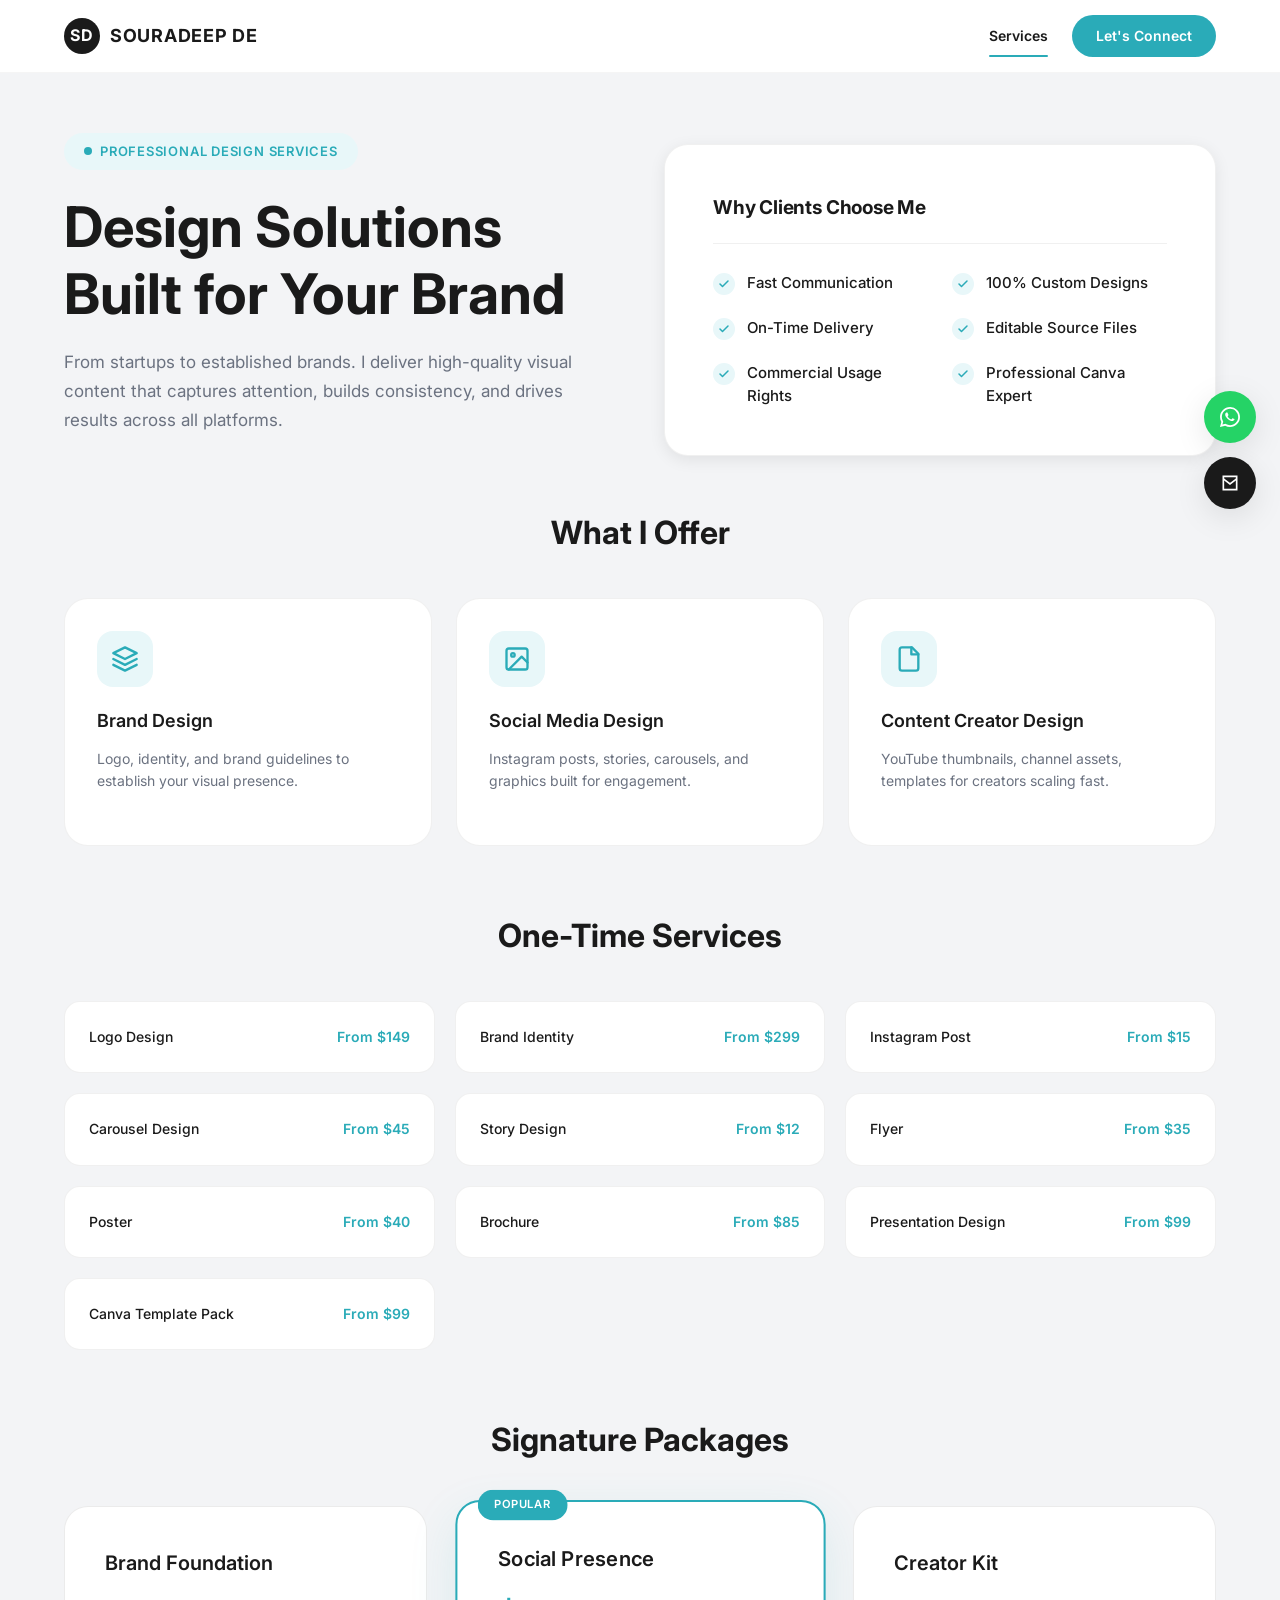
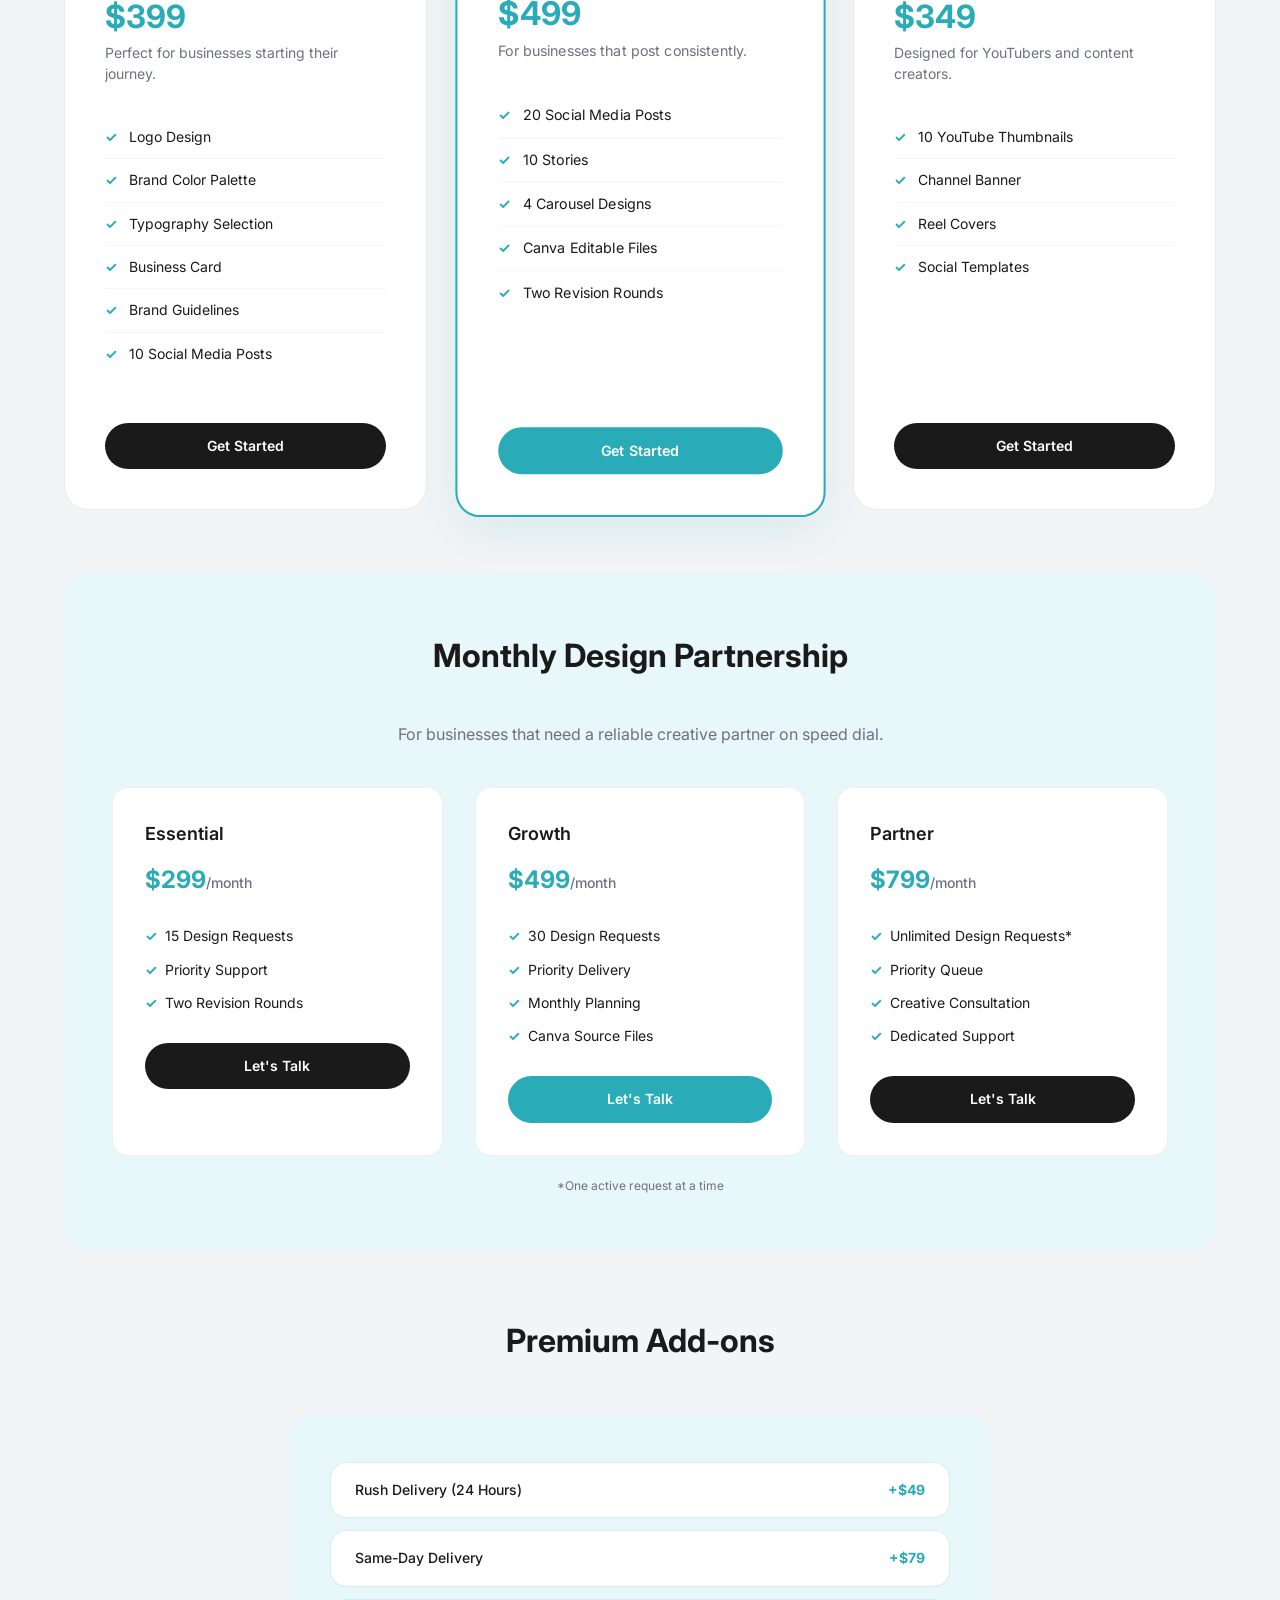
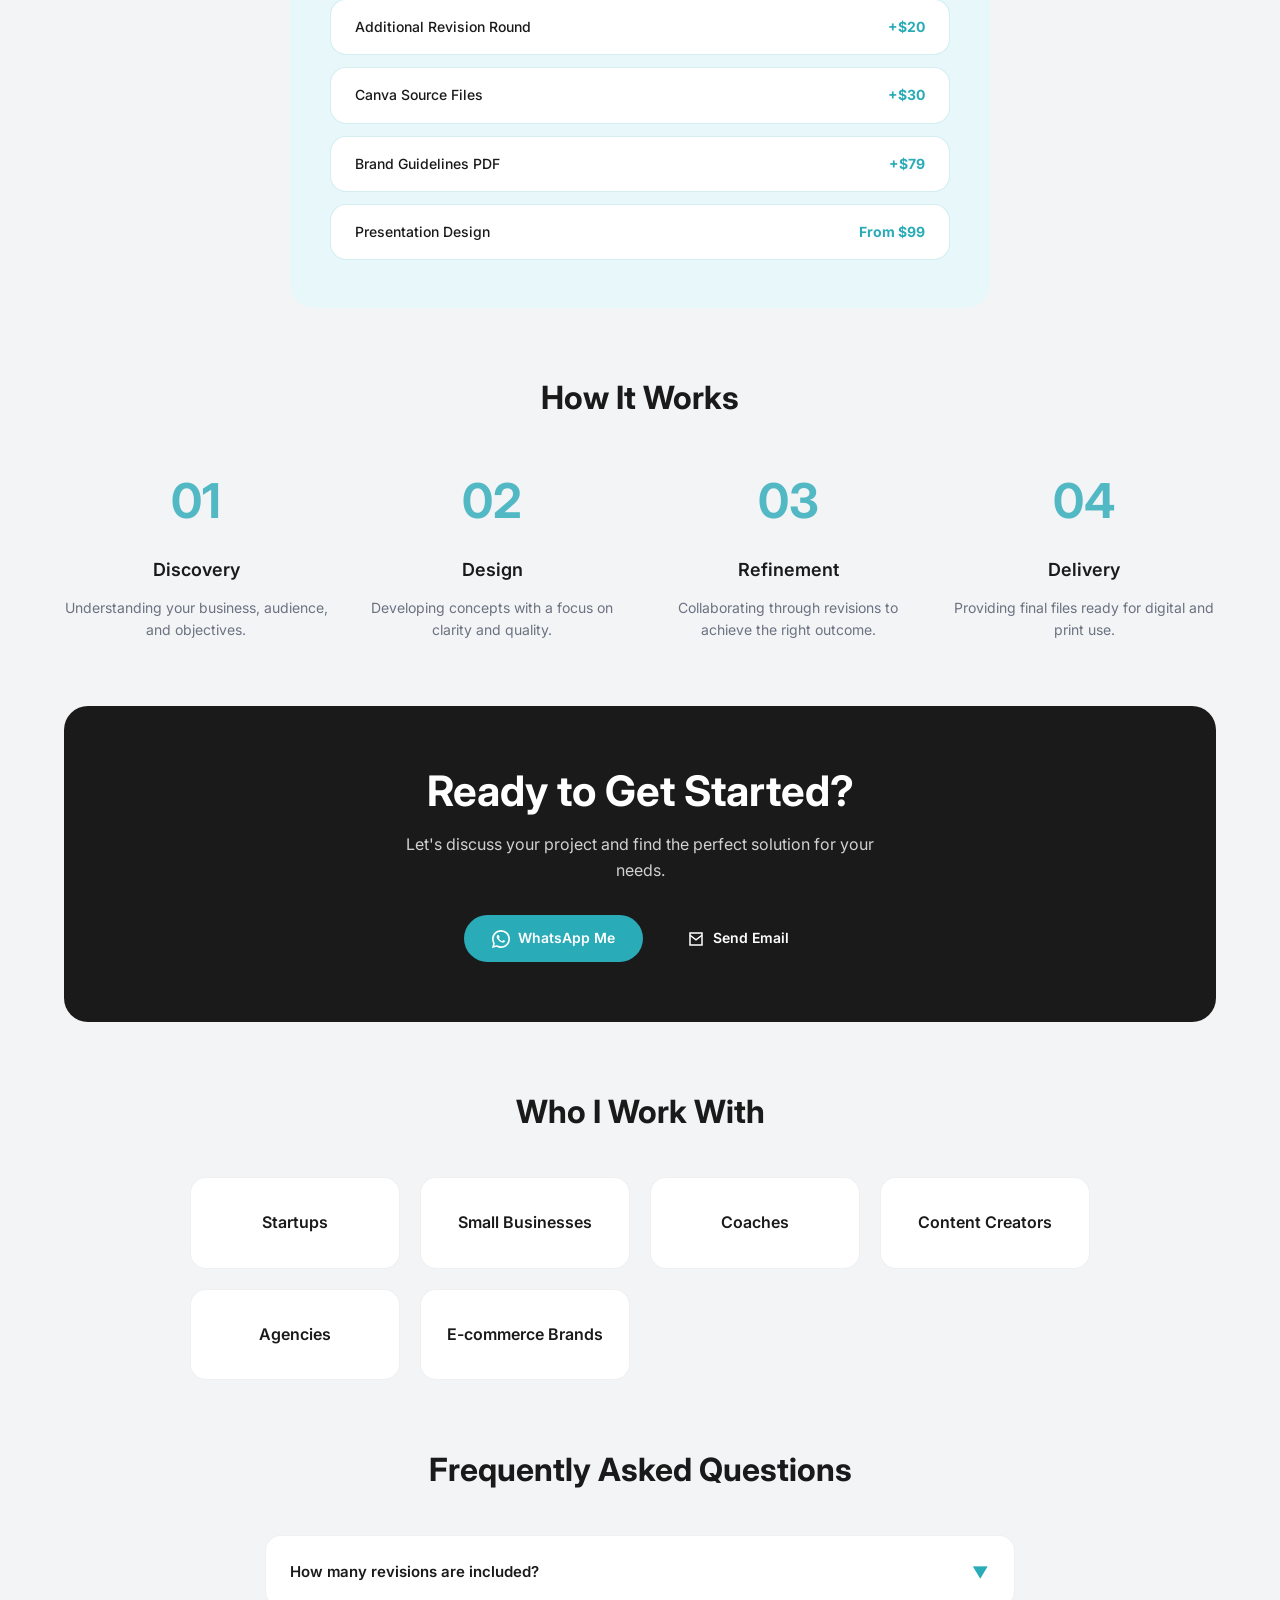
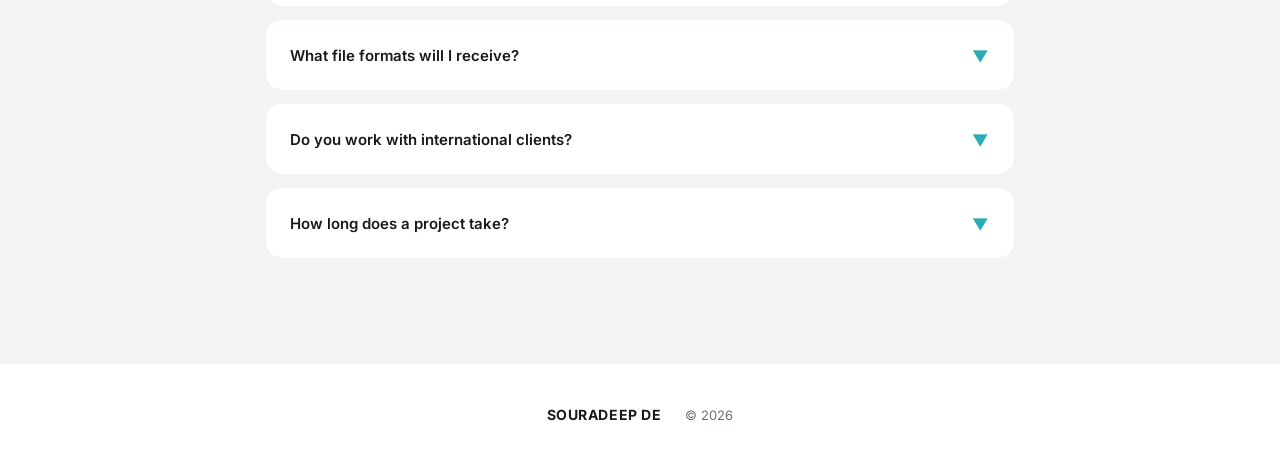
<file: services.html>
<!DOCTYPE html>
<html lang="en">
<head>
  <meta charset="UTF-8">
  <meta name="viewport" content="width=device-width, initial-scale=1.0">
  <title>Services & Pricing — Souradeep De | Canva Designer</title>
  <meta name="description" content="Explore my design services and pricing packages. Brand design, social media graphics, YouTube content, and ongoing support for your creative needs.">
  <meta name="author" content="Souradeep De">
  <meta property="og:title" content="Services & Pricing — Souradeep De">
  <meta property="og:description" content="Professional design services starting from $99. Packages for startups, creators, and established brands.">
  <meta property="og:type" content="website">
  <link rel="preconnect" href="https://fonts.googleapis.com">
  <link rel="preconnect" href="https://fonts.gstatic.com" crossorigin>
  <link href="https://fonts.googleapis.com/css2?family=Inter:wght@400;500;600;700&display=swap" rel="stylesheet">
  <style>
    /* ===== DESIGN TOKENS ===== */
    :root {
      --clr-primary: #2AABB8;
      --clr-primary-dark: #228f9b;
      --clr-primary-light: #E8F7F9;
      --clr-bg: #F3F4F6;
      --clr-surface: #FFFFFF;
      --clr-text: #1A1A1A;
      --clr-text-secondary: #6B7280;
      --clr-black: #111111;
      --font-primary: 'Inter', system-ui, -apple-system, sans-serif;
      --radius-sm: 8px;
      --radius-md: 16px;
      --radius-lg: 24px;
      --radius-pill: 9999px;
      --shadow-sm: 0 1px 3px rgba(0,0,0,0.06);
      --shadow-md: 0 4px 16px rgba(0,0,0,0.08);
      --shadow-lg: 0 8px 32px rgba(0,0,0,0.10);
      --shadow-hover: 0 12px 40px rgba(0,0,0,0.14);
      --max-width: 1200px;
      --transition: 0.3s cubic-bezier(0.4, 0, 0.2, 1);
    }

    /* ===== RESET & BASE ===== */
    *, *::before, *::after {
      margin: 0;
      padding: 0;
      box-sizing: border-box;
    }

    html {
      scroll-behavior: smooth;
    }

    body {
      font-family: var(--font-primary);
      background-color: var(--clr-bg);
      color: var(--clr-text);
      font-size: 16px;
      line-height: 1.6;
      -webkit-font-smoothing: antialiased;
      -moz-osx-font-smoothing: grayscale;
    }

    img {
      max-width: 100%;
      height: auto;
      display: block;
    }

    a {
      text-decoration: none;
      color: inherit;
      transition: color var(--transition);
    }

    button {
      cursor: pointer;
      font-family: var(--font-primary);
      border: none;
      outline: none;
    }

    ul, ol {
      list-style: none;
    }

    /* ===== UTILITY ===== */
    .container {
      max-width: var(--max-width);
      margin: 0 auto;
      padding: 0 24px;
    }

    /* ===== BUTTONS ===== */
    .btn {
      display: inline-flex;
      align-items: center;
      justify-content: center;
      gap: 8px;
      font-weight: 600;
      font-size: 14px;
      padding: 12px 28px;
      border-radius: var(--radius-pill);
      transition: all var(--transition);
      white-space: nowrap;
    }

    .btn--primary {
      background: var(--clr-text);
      color: #fff;
    }

    .btn--primary:hover {
      background: var(--clr-primary);
      transform: translateY(-2px);
      box-shadow: var(--shadow-md);
    }

    .btn--teal {
      background: var(--clr-primary);
      color: #fff;
    }

    .btn--teal:hover {
      background: var(--clr-primary-dark);
      transform: translateY(-2px);
      box-shadow: 0 8px 24px rgba(42, 171, 184, 0.3);
    }

    /* ===== NAVBAR ===== */
    .navbar {
      position: sticky;
      top: 0;
      z-index: 1000;
      background: var(--clr-surface);
      border-bottom: 1px solid rgba(0,0,0,0.04);
      backdrop-filter: blur(16px);
      -webkit-backdrop-filter: blur(16px);
    }

    .navbar .container {
      display: flex;
      align-items: center;
      justify-content: space-between;
      height: 72px;
    }

    .navbar__logo {
      font-weight: 700;
      font-size: 18px;
      letter-spacing: 0.04em;
      color: var(--clr-text);
      display: flex;
      align-items: center;
      gap: 10px;
      white-space: nowrap;
      flex-shrink: 0;
    }

    .navbar__logo-icon {
      width: 36px;
      height: 36px;
      background: var(--clr-text);
      border-radius: 50%;
      display: flex;
      align-items: center;
      justify-content: center;
      color: #fff;
      font-weight: 700;
      font-size: 16px;
    }

    .navbar__links {
      display: flex;
      align-items: center;
      gap: 24px;
    }

    .navbar__link {
      font-size: 14px;
      font-weight: 500;
      color: var(--clr-text-secondary);
      position: relative;
      padding: 4px 0;
    }

    .navbar__link:hover {
      color: var(--clr-text);
    }

    .navbar__link--active {
      color: var(--clr-text);
      font-weight: 600;
    }

    .navbar__link--active::after {
      content: '';
      position: absolute;
      left: 0;
      right: 0;
      bottom: -6px;
      height: 2px;
      background: var(--clr-primary);
      border-radius: var(--radius-pill);
    }

    .navbar__connect {
      padding: 10px 24px;
    }

    .navbar__toggle {
      display: none;
      flex-direction: column;
      justify-content: center;
      align-items: center;
      gap: 5px;
      width: 36px;
      height: 36px;
      background: transparent;
      flex-shrink: 0;
    }

    .navbar__toggle span {
      display: block;
      width: 22px;
      height: 2px;
      background: var(--clr-text);
      border-radius: 2px;
      transition: all var(--transition);
    }

    .navbar__toggle.is-active span:nth-child(1) {
      transform: translateY(7px) rotate(45deg);
    }

    .navbar__toggle.is-active span:nth-child(2) {
      opacity: 0;
    }

    .navbar__toggle.is-active span:nth-child(3) {
      transform: translateY(-7px) rotate(-45deg);
    }

    /* ===== STICKY SIDEBAR CTA ===== */
    .sidebar-cta {
      position: fixed;
      right: 24px;
      top: 50%;
      transform: translateY(-50%);
      z-index: 900;
      display: flex;
      flex-direction: column;
      align-items: flex-end;
      gap: 14px;
    }

    .sidebar-cta__btn {
      display: flex;
      align-items: center;
      justify-content: center;
      gap: 0;
      flex: 0 0 auto;
      height: 52px;
      width: 52px;
      padding: 0;
      border-radius: var(--radius-pill);
      color: #fff;
      box-shadow: var(--shadow-lg);
      overflow: hidden;
      will-change: width;
      transition: width var(--transition), box-shadow var(--transition), transform var(--transition);
    }

    .sidebar-cta__btn svg {
      flex-shrink: 0;
    }

    .sidebar-cta__label {
      font-size: 14px;
      font-weight: 600;
      white-space: nowrap;
      opacity: 0;
      max-width: 0;
      transition: opacity var(--transition), max-width var(--transition);
    }

    @media (hover: hover) and (pointer: fine) {
      .sidebar-cta__btn:hover {
        width: 156px;
        justify-content: flex-start;
        padding-left: 16px;
        transform: translateX(-4px);
        box-shadow: var(--shadow-hover);
      }

      .sidebar-cta__btn:hover .sidebar-cta__label {
        opacity: 1;
        max-width: 100px;
        margin-left: 10px;
      }
    }

    .sidebar-cta__btn--whatsapp {
      background: #25D366;
    }

    .sidebar-cta__btn--email {
      background: var(--clr-text);
    }

    /* ===== HERO SECTION ===== */
    .hero {
      padding: 60px 0 40px;
      background: var(--clr-bg);
    }

    .hero .container {
      display: grid;
      grid-template-columns: 1fr 1fr;
      gap: 48px;
      align-items: center;
    }

    .hero__content {
      max-width: 600px;
      animation: fadeInUp 0.8s ease forwards;
    }

    .hero__badge {
      display: inline-flex;
      align-items: center;
      gap: 8px;
      background: var(--clr-primary-light);
      color: var(--clr-primary);
      font-weight: 600;
      font-size: 13px;
      letter-spacing: 0.06em;
      text-transform: uppercase;
      padding: 8px 20px;
      border-radius: var(--radius-pill);
      margin-bottom: 24px;
      white-space: nowrap;
    }

    .hero__badge-dot {
      width: 8px;
      height: 8px;
      background: var(--clr-primary);
      border-radius: 50%;
      animation: pulse 2s ease-in-out infinite;
    }

    @keyframes pulse {
      0%, 100% { opacity: 1; }
      50% { opacity: 0.5; }
    }

    .hero__title {
      font-size: clamp(36px, 5vw, 56px);
      font-weight: 700;
      line-height: 1.2;
      color: var(--clr-text);
      margin-bottom: 20px;
    }

    .hero__subtitle {
      font-size: 17px;
      color: var(--clr-text-secondary);
      line-height: 1.7;
      margin-bottom: 32px;
    }

    .hero__benefits {
      animation: fadeInUp 0.8s ease forwards;
      animation-delay: 0.2s;
      opacity: 0;
      background: var(--clr-surface);
      border: 1px solid rgba(0, 0, 0, 0.06);
      border-radius: var(--radius-lg);
      padding: 48px;
      box-shadow: var(--shadow-md);
    }

    .hero__benefits-title {
      font-size: 19px;
      font-weight: 700;
      color: var(--clr-text);
      margin-bottom: 28px;
      letter-spacing: -0.01em;
      padding-bottom: 20px;
      border-bottom: 1px solid rgba(0, 0, 0, 0.06);
    }

    .hero__benefits-list {
      display: grid;
      grid-template-columns: 1fr 1fr;
      gap: 22px 24px;
    }

    .hero__benefits-item {
      display: flex;
      align-items: flex-start;
      gap: 12px;
      font-size: 15px;
      color: var(--clr-text);
      line-height: 1.5;
      font-weight: 500;
    }

    .hero__benefits-checkmark {
      flex-shrink: 0;
      width: 22px;
      height: 22px;
      display: flex;
      align-items: center;
      justify-content: center;
      background: var(--clr-primary-light);
      color: var(--clr-primary);
      border-radius: 50%;
      font-weight: 700;
      font-size: 12px;
      margin-top: 1px;
    }

    /* ===== SERVICES & PRICING SECTION ===== */
    .services {
      background: var(--clr-bg);
      padding: 0 0 40px 0;
    }

    /* Service Cards Grid */
    .services__grid {
      display: grid;
      grid-template-columns: repeat(auto-fit, minmax(280px, 1fr));
      gap: 24px;
      margin-bottom: 64px;
    }

    .service-card {
      background: var(--clr-surface);
      padding: 32px;
      border-radius: var(--radius-lg);
      border: 1px solid rgba(0, 0, 0, 0.06);
      transition: all var(--transition);
    }

    .service-card:hover {
      transform: translateY(-8px);
      box-shadow: var(--shadow-lg);
    }

    .service-card__icon {
      width: 56px;
      height: 56px;
      background: var(--clr-primary-light);
      border-radius: var(--radius-md);
      display: flex;
      align-items: center;
      justify-content: center;
      color: var(--clr-primary);
      margin-bottom: 20px;
    }

    .service-card__icon svg {
      width: 28px;
      height: 28px;
    }

    .service-card h3 {
      font-size: 18px;
      font-weight: 600;
      color: var(--clr-text);
      margin-bottom: 12px;
    }

    .service-card p {
      font-size: 14px;
      color: var(--clr-text-secondary);
      line-height: 1.6;
      margin-bottom: 20px;
    }

    /* Section Title */
    .section__title {
      font-size: 32px;
      font-weight: 700;
      color: var(--clr-text);
      margin-top: 40px;
      margin-bottom: 40px;
      text-align: center;
    }

    .section__title:first-of-type {
      margin-top: 0;
    }

    /* Packages Grid */
    .packages-grid {
      display: grid;
      grid-template-columns: repeat(auto-fit, minmax(320px, 1fr));
      gap: 32px;
      margin-bottom: 64px;
    }

    .pricing-card {
      background: var(--clr-surface);
      border: 1px solid rgba(0, 0, 0, 0.08);
      border-radius: var(--radius-lg);
      padding: 40px;
      position: relative;
      transition: all var(--transition);
      display: flex;
      flex-direction: column;
    }

    .pricing-card--featured {
      border: 2px solid var(--clr-primary);
      transform: scale(1.02);
      box-shadow: 0 16px 48px rgba(42, 171, 184, 0.12);
    }

    .pricing-card--featured:hover {
      transform: scale(1.03);
    }

    .pricing-card:hover:not(.pricing-card--featured) {
      border-color: rgba(0, 0, 0, 0.12);
      box-shadow: var(--shadow-md);
    }

    .pricing-card__badge {
      position: absolute;
      top: -12px;
      left: 20px;
      background: var(--clr-primary);
      color: #fff;
      font-weight: 600;
      font-size: 11px;
      letter-spacing: 0.06em;
      text-transform: uppercase;
      padding: 6px 16px;
      border-radius: var(--radius-pill);
    }

    .pricing-card__header {
      margin-bottom: 32px;
    }

    .pricing-card__header h3 {
      font-size: 20px;
      font-weight: 600;
      color: var(--clr-text);
      margin-bottom: 12px;
    }

    .pricing-card__price {
      font-size: 32px;
      font-weight: 700;
      color: var(--clr-primary);
      margin-bottom: 8px;
    }

    .pricing-card__description {
      font-size: 14px;
      color: var(--clr-text-secondary);
      line-height: 1.5;
    }

    .pricing-card__features {
      flex-grow: 1;
      margin-bottom: 24px;
    }

    .pricing-card__features li {
      font-size: 14px;
      color: var(--clr-text);
      padding: 10px 0;
      display: flex;
      align-items: center;
      gap: 12px;
      border-bottom: 1px solid rgba(0, 0, 0, 0.04);
    }

    .pricing-card__features li:last-child {
      border-bottom: none;
    }

    .checkmark {
      color: var(--clr-primary);
      font-weight: 700;
    }

    /* Ongoing Support */
    .ongoing-section {
      margin-top: 64px;
      margin-bottom: 64px;
      background: var(--clr-primary-light);
      padding: 56px 48px;
      border-radius: var(--radius-lg);
    }

    .ongoing-subtitle {
      font-size: 16px;
      color: var(--clr-text-secondary);
      text-align: center;
      max-width: 500px;
      margin: 0 auto 40px;
    }

    .ongoing-grid {
      display: grid;
      grid-template-columns: repeat(auto-fit, minmax(280px, 1fr));
      gap: 32px;
      margin-bottom: 20px;
    }

    .ongoing-card {
      background: var(--clr-surface);
      padding: 32px;
      border-radius: var(--radius-md);
      border: 1px solid rgba(0, 0, 0, 0.06);
      transition: all var(--transition);
    }

    .ongoing-card:hover {
      transform: translateY(-4px);
      box-shadow: var(--shadow-md);
    }

    .ongoing-card h3 {
      font-size: 18px;
      font-weight: 600;
      color: var(--clr-text);
      margin-bottom: 12px;
    }

    .ongoing-card__price {
      font-size: 24px;
      font-weight: 700;
      color: var(--clr-primary);
      margin-bottom: 24px;
      display: block;
    }

    .ongoing-card__price span {
      font-size: 14px;
      color: var(--clr-text-secondary);
      font-weight: 500;
    }

    .ongoing-card__features {
      font-size: 14px;
      color: var(--clr-text);
      line-height: 1.8;
    }

    .ongoing-card__features li {
      list-style: none;
      position: relative;
      padding-left: 20px;
      margin-bottom: 8px;
    }

    .ongoing-card__features li:before {
      content: '✓';
      position: absolute;
      left: 0;
      color: var(--clr-primary);
      font-weight: 700;
    }

    .footnote {
      font-size: 12px;
      color: var(--clr-text-secondary);
      text-align: center;
    }

    /* Add-ons */
    .addons-section {
      margin-bottom: 64px;
    }

    .addons-grid {
      display: grid;
      grid-template-columns: repeat(auto-fit, minmax(280px, 1fr));
      gap: 20px;
    }

    .addon-item {
      background: var(--clr-surface);
      padding: 24px;
      border-radius: var(--radius-md);
      border: 1px solid rgba(0, 0, 0, 0.06);
      display: flex;
      justify-content: space-between;
      align-items: center;
      transition: all var(--transition);
    }

    .addon-item:hover {
      border-color: var(--clr-primary);
      background: rgba(42, 171, 184, 0.02);
    }

    .addon-name {
      font-size: 14px;
      font-weight: 500;
      color: var(--clr-text);
    }

    .addon-price {
      font-size: 14px;
      font-weight: 600;
      color: var(--clr-primary);
      white-space: nowrap;
      margin-left: 16px;
    }

    /* Premium Add-ons Section */
    .premium-addons-section {
      margin-bottom: 64px;
      text-align: center;
    }

    .premium-addons-section .section__title {
      margin-bottom: 48px;
    }

    .premium-addons-wrapper {
      max-width: 700px;
      margin: 0 auto;
      background: var(--clr-primary-light);
      padding: 48px 40px;
      border-radius: var(--radius-lg);
    }

    .premium-addons-grid {
      display: grid;
      grid-template-columns: 1fr;
      gap: 0;
    }

    .premium-addon-item {
      background: var(--clr-surface);
      padding: 16px 24px;
      margin-bottom: 12px;
      border-radius: var(--radius-md);
      display: flex;
      justify-content: space-between;
      align-items: center;
      transition: all var(--transition);
      border: 1px solid rgba(42, 171, 184, 0.2);
    }

    .premium-addon-item:last-child {
      margin-bottom: 0;
    }

    .premium-addon-item:hover {
      background: #fff;
      border-color: var(--clr-primary);
      box-shadow: var(--shadow-sm);
      transform: translateX(8px);
    }

    .premium-addon-name {
      font-size: 14px;
      font-weight: 500;
      color: var(--clr-text);
      text-align: left;
    }

    .premium-addon-price {
      font-size: 14px;
      font-weight: 700;
      color: var(--clr-primary);
      white-space: nowrap;
      margin-left: 24px;
      flex-shrink: 0;
    }

    /* Process */
    .process-section {
      margin-bottom: 64px;
    }

    .process-grid {
      display: grid;
      grid-template-columns: repeat(auto-fit, minmax(240px, 1fr));
      gap: 32px;
    }

    .process-step {
      text-align: center;
    }

    .process-step__number {
      font-size: 48px;
      font-weight: 700;
      color: var(--clr-primary);
      margin-bottom: 16px;
      opacity: 0.8;
    }

    .process-step h3 {
      font-size: 18px;
      font-weight: 600;
      color: var(--clr-text);
      margin-bottom: 12px;
    }

    .process-step p {
      font-size: 14px;
      color: var(--clr-text-secondary);
      line-height: 1.6;
    }

    /* CTA Section */
    .cta-section {
      background: var(--clr-text);
      color: #fff;
      padding: 60px;
      border-radius: var(--radius-lg);
      text-align: center;
      margin-bottom: 64px;
    }

    .cta-section h2 {
      font-size: clamp(28px, 4vw, 42px);
      font-weight: 700;
      margin-bottom: 16px;
      line-height: 1.2;
    }

    .cta-section p {
      font-size: 16px;
      color: rgba(255, 255, 255, 0.8);
      margin-bottom: 32px;
      max-width: 500px;
      margin-left: auto;
      margin-right: auto;
    }

    .cta-buttons {
      display: flex;
      gap: 16px;
      justify-content: center;
      flex-wrap: wrap;
    }

    /* Who I Work With Section */
    .who-i-work-section {
      margin-bottom: 64px;
      text-align: center;
    }

    .who-i-work-grid {
      display: grid;
      grid-template-columns: repeat(auto-fit, minmax(180px, 1fr));
      gap: 20px;
      max-width: 900px;
      margin: 0 auto;
    }

    .work-with-card {
      background: var(--clr-surface);
      border: 1px solid rgba(0, 0, 0, 0.06);
      border-radius: var(--radius-md);
      padding: 32px 24px;
      text-align: center;
      transition: all var(--transition);
      cursor: default;
    }

    .work-with-card:hover {
      border-color: var(--clr-primary);
      box-shadow: 0 8px 24px rgba(42, 171, 184, 0.08);
      transform: translateY(-4px);
    }

    .work-with-card h3 {
      font-size: 16px;
      font-weight: 600;
      color: var(--clr-text);
      margin: 0;
    }

    /* FAQ Section */
    .faq-section {
      margin-bottom: 64px;
    }

    .faq-container {
      max-width: 750px;
      margin: 0 auto;
    }

    .faq-item {
      background: var(--clr-surface);
      border: 1px solid rgba(0, 0, 0, 0.06);
      border-radius: var(--radius-md);
      margin-bottom: 12px;
      overflow: visible;
      transition: all var(--transition);
    }

    .faq-item:hover {
      border-color: rgba(0, 0, 0, 0.1);
      box-shadow: var(--shadow-sm);
    }

    .faq-question {
      background: transparent;
      padding: 24px;
      cursor: pointer;
      display: flex;
      justify-content: space-between;
      align-items: flex-start;
      gap: 20px;
      font-weight: 600;
      color: var(--clr-text);
      font-size: 15px;
      transition: all var(--transition);
      user-select: none;
      min-height: 64px;
      align-items: center;
    }

    .faq-question:hover {
      color: var(--clr-primary);
    }

    .faq-question-text {
      flex: 1;
      text-align: left;
      line-height: 1.4;
    }

    .faq-toggle {
      width: 20px;
      height: 20px;
      display: flex;
      align-items: center;
      justify-content: center;
      color: var(--clr-primary);
      font-size: 16px;
      transition: transform var(--transition);
      flex-shrink: 0;
      margin-top: 2px;
    }

    .faq-item.active .faq-toggle {
      transform: rotate(180deg);
    }

    .faq-answer {
      max-height: 0;
      overflow: hidden;
      transition: all var(--transition);
    }

    .faq-item.active .faq-answer {
      max-height: 500px;
      border-top: 1px solid rgba(0, 0, 0, 0.06);
    }

    .faq-answer-text {
      padding: 20px 24px 24px 24px;
      font-size: 14px;
      color: var(--clr-text-secondary);
      line-height: 1.7;
      font-weight: 400;
    }

    /* Footer */
    .footer {
      background: var(--clr-surface);
      border-top: 1px solid rgba(0, 0, 0, 0.06);
      padding: 40px 0;
      text-align: center;
    }

    .footer .container {
      display: flex;
      align-items: center;
      justify-content: center;
      gap: 24px;
      flex-wrap: wrap;
    }

    .footer__name {
      font-weight: 700;
      font-size: 14px;
      letter-spacing: 0.04em;
      color: var(--clr-text);
    }

    .footer__copy {
      font-size: 13px;
      color: var(--clr-text-secondary);
    }

    /* Animations */
    @keyframes fadeInUp {
      from {
        opacity: 0;
        transform: translateY(20px);
      }
      to {
        opacity: 1;
        transform: translateY(0);
      }
    }

    /* Responsive */
    @media (max-width: 768px) {
      .hero {
        padding: 60px 0;
      }

      .hero .container {
        grid-template-columns: 1fr;
        gap: 40px;
      }

      .hero__subtitle {
        padding-right: 76px;
      }

      .hero__benefits {
        padding: 40px 32px;
      }

      .hero__benefits-list {
        grid-template-columns: 1fr;
      }

      .hero__title {
        font-size: 28px;
      }

      .section__title {
        font-size: 24px;
        margin-bottom: 32px;
      }

      .services__grid,
      .packages-grid,
      .ongoing-grid,
      .addons-grid,
      .process-grid {
        gap: 16px;
      }

      .pricing-card {
        padding: 28px;
      }

      .pricing-card--featured {
        transform: scale(1);
      }

      .ongoing-section {
        padding: 40px 24px;
      }

      .cta-buttons {
        flex-direction: column;
      }

      .cta-buttons .btn {
        width: 100%;
      }

      .cta-section {
        padding: 40px 24px;
      }

      .who-i-work-grid {
        grid-template-columns: repeat(2, 1fr);
        gap: 16px;
      }

      .work-with-card {
        padding: 24px 16px;
      }

      .work-with-card h3 {
        font-size: 14px;
      }

      .faq-container {
        max-width: 100%;
      }

      .faq-item {
        margin-bottom: 10px;
      }

      .faq-question {
        padding: 20px;
        min-height: 56px;
        gap: 16px;
      }

      .faq-question-text {
        font-size: 14px;
      }

      .faq-toggle {
        width: 18px;
        height: 18px;
        font-size: 14px;
      }

      .faq-answer-text {
        padding: 20px;
        font-size: 13px;
        line-height: 1.6;
      }

      .process-step__number {
        font-size: 36px;
      }

      .navbar__toggle {
        display: flex;
      }

      .navbar__links {
        position: absolute;
        top: 72px;
        left: 0;
        right: 0;
        flex-direction: column;
        align-items: stretch;
        gap: 0;
        background: var(--clr-surface);
        border-bottom: 1px solid rgba(0,0,0,0.06);
        box-shadow: var(--shadow-md);
        max-height: 0;
        overflow: hidden;
        transition: max-height var(--transition);
      }

      .navbar__links.is-open {
        max-height: 240px;
      }

      .navbar__link {
        padding: 16px 24px;
        border-bottom: 1px solid rgba(0,0,0,0.04);
      }

      .navbar__link--active::after {
        display: none;
      }

      .navbar__connect {
        margin: 16px 24px;
        padding: 12px 24px;
        font-size: 14px;
        text-align: center;
      }

      .sidebar-cta {
        right: 16px;
        gap: 12px;
      }

      .sidebar-cta__btn {
        height: 48px;
        width: 48px;
      }
    }

    @media (max-width: 480px) {
      .hero {
        padding: 48px 0;
      }

      .hero__title {
        font-size: 24px;
      }

      .services__grid,
      .packages-grid,
      .ongoing-grid,
      .addons-grid,
      .process-grid {
        grid-template-columns: 1fr;
        gap: 12px;
      }

      .service-card,
      .pricing-card,
      .ongoing-card,
      .addon-item {
        padding: 20px;
      }

      .addon-item {
        flex-direction: column;
        align-items: flex-start;
        gap: 8px;
      }

      .addon-price {
        margin-left: 0;
      }

      .cta-section {
        padding: 32px 20px;
      }

      .cta-section h2 {
        font-size: 24px;
      }

      .section__title {
        font-size: 20px;
      }
    }
  </style>
</head>
<body>

  <!-- ====== NAVBAR ====== -->
  <nav class="navbar">
    <div class="container">
      <a href="#" class="navbar__logo" aria-label="Souradeep De">
        <span class="navbar__logo-icon">SD</span>
        SOURADEEP DE
      </a>

      <div class="navbar__links" id="navLinks">
        <a href="services.html" class="navbar__link navbar__link--active">Services</a>
        <a href="#cta" class="btn btn--teal navbar__connect">Let's Connect</a>
      </div>

      <button class="navbar__toggle" aria-label="Toggle menu" aria-expanded="false" id="navToggle">
        <span></span><span></span><span></span>
      </button>
    </div>
  </nav>

  <!-- ====== STICKY SIDEBAR CTA ====== -->
  <div class="sidebar-cta" aria-label="Quick contact">
    <a href="https://wa.me/918961847276" target="_blank" rel="noopener noreferrer" class="sidebar-cta__btn sidebar-cta__btn--whatsapp">
      <svg width="20" height="20" viewBox="0 0 24 24" fill="currentColor">
        <path d="M20.52 3.48A11.8 11.8 0 0012.04 0C5.42 0 .03 5.39.03 12c0 2.11.55 4.18 1.59 6.01L0 24l6.16-1.61A11.94 11.94 0 0012.04 24C18.65 24 24 18.61 24 12c0-3.2-1.25-6.2-3.48-8.52zM12.04 21.8c-1.8 0-3.57-.48-5.12-1.39l-.37-.22-3.65.95.97-3.56-.24-.37A9.75 9.75 0 012.23 12c0-5.41 4.4-9.81 9.81-9.81 2.62 0 5.08 1.02 6.93 2.87A9.73 9.73 0 0121.84 12c0 5.41-4.4 9.8-9.8 9.8zm5.38-7.35c-.29-.14-1.72-.85-1.99-.95-.27-.1-.47-.14-.67.15-.2.29-.77.95-.94 1.14-.17.2-.34.22-.63.08-.29-.14-1.22-.45-2.33-1.44-.86-.77-1.44-1.72-1.61-2.01-.17-.29-.02-.44.13-.58.13-.13.29-.34.43-.51.14-.17.19-.29.29-.48.1-.19.05-.36-.02-.51-.07-.14-.67-1.62-.92-2.22-.24-.58-.48-.5-.67-.51h-.57c-.19 0-.48.07-.73.36-.24.29-.95.93-.95 2.28 0 1.34.97 2.64 1.11 2.82.14.19 1.9 2.9 4.61 4.06.65.28 1.16.45 1.56.58.65.21 1.24.18 1.71.11.52-.08 1.72-.7 1.96-1.38.24-.68.24-1.26.17-1.38-.07-.12-.27-.19-.56-.33z"/>
      </svg>
      <span class="sidebar-cta__label">WhatsApp</span>
    </a>
    <a href="mailto:souradeepde2021@gmail.com" class="sidebar-cta__btn sidebar-cta__btn--email">
      <svg width="20" height="20" viewBox="0 0 24 24" fill="none" stroke="currentColor" stroke-width="2">
        <path d="M4 4h16v16H4z"/>
        <path d="M4 7l8 6 8-6"/>
      </svg>
      <span class="sidebar-cta__label">Email</span>
    </a>
  </div>

  <main>
    <!-- ====== HERO ====== -->
    <section class="hero">
      <div class="container">
        <div class="hero__content">
          <div class="hero__badge">
            <span class="hero__badge-dot"></span>
            Professional Design Services
          </div>
          <h1 class="hero__title">Design Solutions Built for Your Brand</h1>
          <p class="hero__subtitle">From startups to established brands. I deliver high-quality visual content that captures attention, builds consistency, and drives results across all platforms.</p>
        </div>
        <div class="hero__benefits">
          <h2 class="hero__benefits-title">Why Clients Choose Me</h2>
          <ul class="hero__benefits-list">
            <li class="hero__benefits-item">
              <span class="hero__benefits-checkmark"><svg width="12" height="12" viewBox="0 0 24 24" fill="none" stroke="currentColor" stroke-width="3" stroke-linecap="round" stroke-linejoin="round"><polyline points="20 6 9 17 4 12"/></svg></span>
              <span>Fast Communication</span>
            </li>
            <li class="hero__benefits-item">
              <span class="hero__benefits-checkmark"><svg width="12" height="12" viewBox="0 0 24 24" fill="none" stroke="currentColor" stroke-width="3" stroke-linecap="round" stroke-linejoin="round"><polyline points="20 6 9 17 4 12"/></svg></span>
              <span>100% Custom Designs</span>
            </li>
            <li class="hero__benefits-item">
              <span class="hero__benefits-checkmark"><svg width="12" height="12" viewBox="0 0 24 24" fill="none" stroke="currentColor" stroke-width="3" stroke-linecap="round" stroke-linejoin="round"><polyline points="20 6 9 17 4 12"/></svg></span>
              <span>On-Time Delivery</span>
            </li>
            <li class="hero__benefits-item">
              <span class="hero__benefits-checkmark"><svg width="12" height="12" viewBox="0 0 24 24" fill="none" stroke="currentColor" stroke-width="3" stroke-linecap="round" stroke-linejoin="round"><polyline points="20 6 9 17 4 12"/></svg></span>
              <span>Editable Source Files</span>
            </li>
            <li class="hero__benefits-item">
              <span class="hero__benefits-checkmark"><svg width="12" height="12" viewBox="0 0 24 24" fill="none" stroke="currentColor" stroke-width="3" stroke-linecap="round" stroke-linejoin="round"><polyline points="20 6 9 17 4 12"/></svg></span>
              <span>Commercial Usage Rights</span>
            </li>
            <li class="hero__benefits-item">
              <span class="hero__benefits-checkmark"><svg width="12" height="12" viewBox="0 0 24 24" fill="none" stroke="currentColor" stroke-width="3" stroke-linecap="round" stroke-linejoin="round"><polyline points="20 6 9 17 4 12"/></svg></span>
              <span>Professional Canva Expert</span>
            </li>
          </ul>
        </div>
      </div>
    </section>

    <!-- ====== SERVICES ====== -->
    <section class="services">
      <div class="container">
        <h2 class="section__title">What I Offer</h2>

        <div class="services__grid">
          <div class="service-card">
            <div class="service-card__icon">
              <svg viewBox="0 0 24 24" fill="none" stroke="currentColor" stroke-width="2" stroke-linecap="round" stroke-linejoin="round"><path d="M12 2L2 7l10 5 10-5-10-5z"/><path d="M2 17l10 5 10-5"/><path d="M2 12l10 5 10-5"/></svg>
            </div>
            <h3>Brand Design</h3>
            <p>Logo, identity, and brand guidelines to establish your visual presence.</p>
          </div>

          <div class="service-card">
            <div class="service-card__icon">
              <svg viewBox="0 0 24 24" fill="none" stroke="currentColor" stroke-width="2" stroke-linecap="round" stroke-linejoin="round"><rect x="3" y="3" width="18" height="18" rx="2"/><circle cx="8.5" cy="8.5" r="1.5"/><path d="M21 15l-5-5L5 21"/></svg>
            </div>
            <h3>Social Media Design</h3>
            <p>Instagram posts, stories, carousels, and graphics built for engagement.</p>
          </div>

          <div class="service-card">
            <div class="service-card__icon">
              <svg viewBox="0 0 24 24" fill="none" stroke="currentColor" stroke-width="2" stroke-linecap="round" stroke-linejoin="round"><path d="M14.5 2H6a2 2 0 00-2 2v16a2 2 0 002 2h12a2 2 0 002-2V7.5L14.5 2z"/><polyline points="14 2 14 8 20 8"/></svg>
            </div>
            <h3>Content Creator Design</h3>
            <p>YouTube thumbnails, channel assets, templates for creators scaling fast.</p>
          </div>
        </div>

        <!-- One-Time Services -->
        <div class="addons-section">
          <h2 class="section__title">One-Time Services</h2>
          
          <div class="addons-grid">
            <div class="addon-item">
              <span class="addon-name">Logo Design</span>
              <span class="addon-price">From $149</span>
            </div>
            <div class="addon-item">
              <span class="addon-name">Brand Identity</span>
              <span class="addon-price">From $299</span>
            </div>
            <div class="addon-item">
              <span class="addon-name">Instagram Post</span>
              <span class="addon-price">From $15</span>
            </div>
            <div class="addon-item">
              <span class="addon-name">Carousel Design</span>
              <span class="addon-price">From $45</span>
            </div>
            <div class="addon-item">
              <span class="addon-name">Story Design</span>
              <span class="addon-price">From $12</span>
            </div>
            <div class="addon-item">
              <span class="addon-name">Flyer</span>
              <span class="addon-price">From $35</span>
            </div>
            <div class="addon-item">
              <span class="addon-name">Poster</span>
              <span class="addon-price">From $40</span>
            </div>
            <div class="addon-item">
              <span class="addon-name">Brochure</span>
              <span class="addon-price">From $85</span>
            </div>
            <div class="addon-item">
              <span class="addon-name">Presentation Design</span>
              <span class="addon-price">From $99</span>
            </div>
            <div class="addon-item">
              <span class="addon-name">Canva Template Pack</span>
              <span class="addon-price">From $99</span>
            </div>
          </div>
        </div>

        <!-- Packages -->
        <h2 class="section__title">Signature Packages</h2>
        
        <div class="packages-grid">
          <!-- Brand Foundation -->
          <div class="pricing-card">
            <div class="pricing-card__header">
              <h3>Brand Foundation</h3>
              <span class="pricing-card__price">$399</span>
              <p class="pricing-card__description">Perfect for businesses starting their journey.</p>
            </div>
            <ul class="pricing-card__features">
              <li><span class="checkmark">✓</span> Logo Design</li>
              <li><span class="checkmark">✓</span> Brand Color Palette</li>
              <li><span class="checkmark">✓</span> Typography Selection</li>
              <li><span class="checkmark">✓</span> Business Card</li>
              <li><span class="checkmark">✓</span> Brand Guidelines</li>
              <li><span class="checkmark">✓</span> 10 Social Media Posts</li>
            </ul>
            <a href="https://wa.me/918961847276" target="_blank" rel="noopener noreferrer" class="btn btn--primary" style="width: 100%; text-align: center; margin-top: 24px;">Get Started</a>
          </div>

          <!-- Social Presence -->
          <div class="pricing-card pricing-card--featured">
            <div class="pricing-card__badge">Popular</div>
            <div class="pricing-card__header">
              <h3>Social Presence</h3>
              <span class="pricing-card__price">$499</span>
              <p class="pricing-card__description">For businesses that post consistently.</p>
            </div>
            <ul class="pricing-card__features">
              <li><span class="checkmark">✓</span> 20 Social Media Posts</li>
              <li><span class="checkmark">✓</span> 10 Stories</li>
              <li><span class="checkmark">✓</span> 4 Carousel Designs</li>
              <li><span class="checkmark">✓</span> Canva Editable Files</li>
              <li><span class="checkmark">✓</span> Two Revision Rounds</li>
            </ul>
            <a href="https://wa.me/918961847276" target="_blank" rel="noopener noreferrer" class="btn btn--teal" style="width: 100%; text-align: center; margin-top: 24px;">Get Started</a>
          </div>

          <!-- Creator Kit -->
          <div class="pricing-card">
            <div class="pricing-card__header">
              <h3>Creator Kit</h3>
              <span class="pricing-card__price">$349</span>
              <p class="pricing-card__description">Designed for YouTubers and content creators.</p>
            </div>
            <ul class="pricing-card__features">
              <li><span class="checkmark">✓</span> 10 YouTube Thumbnails</li>
              <li><span class="checkmark">✓</span> Channel Banner</li>
              <li><span class="checkmark">✓</span> Reel Covers</li>
              <li><span class="checkmark">✓</span> Social Templates</li>
            </ul>
            <a href="https://wa.me/918961847276" target="_blank" rel="noopener noreferrer" class="btn btn--primary" style="width: 100%; text-align: center; margin-top: 24px;">Get Started</a>
          </div>
        </div>

        <!-- Ongoing Support -->
        <div class="ongoing-section">
          <h2 class="section__title">Monthly Design Partnership</h2>
          <p class="ongoing-subtitle">For businesses that need a reliable creative partner on speed dial.</p>
          
          <div class="ongoing-grid">
            <div class="ongoing-card">
              <h3>Essential</h3>
              <span class="ongoing-card__price">$299<span>/month</span></span>
              <ul class="ongoing-card__features">
                <li>15 Design Requests</li>
                <li>Priority Support</li>
                <li>Two Revision Rounds</li>
              </ul>
              <a href="https://wa.me/918961847276" target="_blank" rel="noopener noreferrer" class="btn btn--primary" style="width: 100%; text-align: center; margin-top: 20px;">Let's Talk</a>
            </div>

            <div class="ongoing-card">
              <h3>Growth</h3>
              <span class="ongoing-card__price">$499<span>/month</span></span>
              <ul class="ongoing-card__features">
                <li>30 Design Requests</li>
                <li>Priority Delivery</li>
                <li>Monthly Planning</li>
                <li>Canva Source Files</li>
              </ul>
              <a href="https://wa.me/918961847276" target="_blank" rel="noopener noreferrer" class="btn btn--teal" style="width: 100%; text-align: center; margin-top: 20px;">Let's Talk</a>
            </div>

            <div class="ongoing-card">
              <h3>Partner</h3>
              <span class="ongoing-card__price">$799<span>/month</span></span>
              <ul class="ongoing-card__features">
                <li>Unlimited Design Requests*</li>
                <li>Priority Queue</li>
                <li>Creative Consultation</li>
                <li>Dedicated Support</li>
              </ul>
              <a href="https://wa.me/918961847276" target="_blank" rel="noopener noreferrer" class="btn btn--primary" style="width: 100%; text-align: center; margin-top: 20px;">Let's Talk</a>
            </div>
          </div>
          <p class="footnote">*One active request at a time</p>
        </div>

        <!-- Add-ons -->
        <div class="premium-addons-section addons-section">
          <h2 class="section__title">Premium Add-ons</h2>
          
          <div class="premium-addons-wrapper">
            <div class="premium-addons-grid">
              <div class="premium-addon-item">
                <span class="premium-addon-name">Rush Delivery (24 Hours)</span>
                <span class="premium-addon-price">+$49</span>
              </div>
              <div class="premium-addon-item">
                <span class="premium-addon-name">Same-Day Delivery</span>
                <span class="premium-addon-price">+$79</span>
              </div>
              <div class="premium-addon-item">
                <span class="premium-addon-name">Additional Revision Round</span>
                <span class="premium-addon-price">+$20</span>
              </div>
              <div class="premium-addon-item">
                <span class="premium-addon-name">Canva Source Files</span>
                <span class="premium-addon-price">+$30</span>
              </div>
              <div class="premium-addon-item">
                <span class="premium-addon-name">Brand Guidelines PDF</span>
                <span class="premium-addon-price">+$79</span>
              </div>
              <div class="premium-addon-item">
                <span class="premium-addon-name">Presentation Design</span>
                <span class="premium-addon-price">From $99</span>
              </div>
            </div>
          </div>
        </div>

        <!-- Process -->
        <div class="process-section">
          <h2 class="section__title">How It Works</h2>
          
          <div class="process-grid">
            <div class="process-step">
              <div class="process-step__number">01</div>
              <h3>Discovery</h3>
              <p>Understanding your business, audience, and objectives.</p>
            </div>
            <div class="process-step">
              <div class="process-step__number">02</div>
              <h3>Design</h3>
              <p>Developing concepts with a focus on clarity and quality.</p>
            </div>
            <div class="process-step">
              <div class="process-step__number">03</div>
              <h3>Refinement</h3>
              <p>Collaborating through revisions to achieve the right outcome.</p>
            </div>
            <div class="process-step">
              <div class="process-step__number">04</div>
              <h3>Delivery</h3>
              <p>Providing final files ready for digital and print use.</p>
            </div>
          </div>
        </div>

        <!-- CTA Section -->
        <div class="cta-section" id="cta">
          <h2>Ready to Get Started?</h2>
          <p>Let's discuss your project and find the perfect solution for your needs.</p>
          <div class="cta-buttons">
            <a href="https://wa.me/918961847276" target="_blank" rel="noopener noreferrer" class="btn btn--teal">
              <svg width="18" height="18" viewBox="0 0 24 24" fill="currentColor">
                <path d="M20.52 3.48A11.8 11.8 0 0012.04 0C5.42 0 .03 5.39.03 12c0 2.11.55 4.18 1.59 6.01L0 24l6.16-1.61A11.94 11.94 0 0012.04 24C18.65 24 24 18.61 24 12c0-3.2-1.25-6.2-3.48-8.52zM12.04 21.8c-1.8 0-3.57-.48-5.12-1.39l-.37-.22-3.65.95.97-3.56-.24-.37A9.75 9.75 0 012.23 12c0-5.41 4.4-9.81 9.81-9.81 2.62 0 5.08 1.02 6.93 2.87A9.73 9.73 0 0121.84 12c0 5.41-4.4 9.8-9.8 9.8zm5.38-7.35c-.29-.14-1.72-.85-1.99-.95-.27-.1-.47-.14-.67.15-.2.29-.77.95-.94 1.14-.17.2-.34.22-.63.08-.29-.14-1.22-.45-2.33-1.44-.86-.77-1.44-1.72-1.61-2.01-.17-.29-.02-.44.13-.58.13-.13.29-.34.43-.51.14-.17.19-.29.29-.48.1-.19.05-.36-.02-.51-.07-.14-.67-1.62-.92-2.22-.24-.58-.48-.5-.67-.51h-.57c-.19 0-.48.07-.73.36-.24.29-.95.93-.95 2.28 0 1.34.97 2.64 1.11 2.82.14.19 1.9 2.9 4.61 4.06.65.28 1.16.45 1.56.58.65.21 1.24.18 1.71.11.52-.08 1.72-.7 1.96-1.38.24-.68.24-1.26.17-1.38-.07-.12-.27-.19-.56-.33z"/>
              </svg>
              WhatsApp Me
            </a>
            <a href="mailto:souradeepde2021@gmail.com" class="btn btn--primary">
              <svg width="18" height="18" viewBox="0 0 24 24" fill="none" stroke="currentColor" stroke-width="2">
                <path d="M4 4h16v16H4z"/>
                <path d="M4 7l8 6 8-6"/>
              </svg>
              Send Email
            </a>
          </div>
        </div>

        <!-- Who I Work With Section -->
        <div class="who-i-work-section">
          <h2 class="section__title">Who I Work With</h2>
          <div class="who-i-work-grid">
            <div class="work-with-card">
              <h3>Startups</h3>
            </div>
            <div class="work-with-card">
              <h3>Small Businesses</h3>
            </div>
            <div class="work-with-card">
              <h3>Coaches</h3>
            </div>
            <div class="work-with-card">
              <h3>Content Creators</h3>
            </div>
            <div class="work-with-card">
              <h3>Agencies</h3>
            </div>
            <div class="work-with-card">
              <h3>E-commerce Brands</h3>
            </div>
          </div>
        </div>

        <!-- FAQ Section -->
        <div class="faq-section">
          <h2 class="section__title">Frequently Asked Questions</h2>
          <div class="faq-container">
            <div class="faq-item">
              <div class="faq-question">
                <span class="faq-question-text">How many revisions are included?</span>
                <div class="faq-toggle">▼</div>
              </div>
              <div class="faq-answer">
                <div class="faq-answer-text">Each package includes up to two rounds of revisions. This gives you the opportunity to request changes and fine-tune designs to match your vision. Additional revision rounds can be added as a premium add-on for $20 per round.</div>
              </div>
            </div>

            <div class="faq-item">
              <div class="faq-question">
                <span class="faq-question-text">What file formats will I receive?</span>
                <div class="faq-toggle">▼</div>
              </div>
              <div class="faq-answer">
                <div class="faq-answer-text">By default, all designs are delivered as Canva files for easy editing. PNG with high-resolution versions and PDF formats are included for immediate use.</div>
              </div>
            </div>

            <div class="faq-item">
              <div class="faq-question">
                <span class="faq-question-text">Do you work with international clients?</span>
                <div class="faq-toggle">▼</div>
              </div>
              <div class="faq-answer">
                <div class="faq-answer-text">Absolutely! I work with clients from around the world. Time zone differences are not an issue—communication is handled through email, WhatsApp, and Canva collaboration tools. I'm happy to accommodate different schedules and currencies for all international projects.</div>
              </div>
            </div>

            <div class="faq-item">
              <div class="faq-question">
                <span class="faq-question-text">How long does a project take?</span>
                <div class="faq-toggle">▼</div>
              </div>
              <div class="faq-answer">
                <div class="faq-answer-text">Standard turnaround time is 5-7 business days. Rush delivery (24 hours) and same-day delivery options are available as premium add-ons if you need faster results. Exact timelines depend on project complexity and current workload.</div>
              </div>
            </div>
          </div>
        </div>
      </div>
    </section>
  </main>

  <!-- ====== FOOTER ====== -->
  <footer class="footer">
    <div class="container">
      <span class="footer__name">SOURADEEP DE</span>
      <span class="footer__copy">© <span id="current-year"></span></span>
    </div>
  </footer>

  <script>
    document.getElementById('current-year').textContent = new Date().getFullYear();

    // Mobile nav toggle
    const navToggle = document.getElementById('navToggle');
    const navLinks = document.getElementById('navLinks');

    navToggle.addEventListener('click', () => {
      const isOpen = navLinks.classList.toggle('is-open');
      navToggle.classList.toggle('is-active');
      navToggle.setAttribute('aria-expanded', isOpen);
    });

    navLinks.querySelectorAll('a').forEach(link => {
      link.addEventListener('click', () => {
        navLinks.classList.remove('is-open');
        navToggle.classList.remove('is-active');
        navToggle.setAttribute('aria-expanded', 'false');
      });
    });

    // FAQ Accordion functionality
    const faqItems = document.querySelectorAll('.faq-item');
    
    faqItems.forEach(item => {
      const question = item.querySelector('.faq-question');
      question.addEventListener('click', () => {
        // Close all other items
        faqItems.forEach(otherItem => {
          if (otherItem !== item && otherItem.classList.contains('active')) {
            otherItem.classList.remove('active');
          }
        });
        
        // Toggle current item
        item.classList.toggle('active');
      });
    });
  </script>

</body>
</html>
</file>
